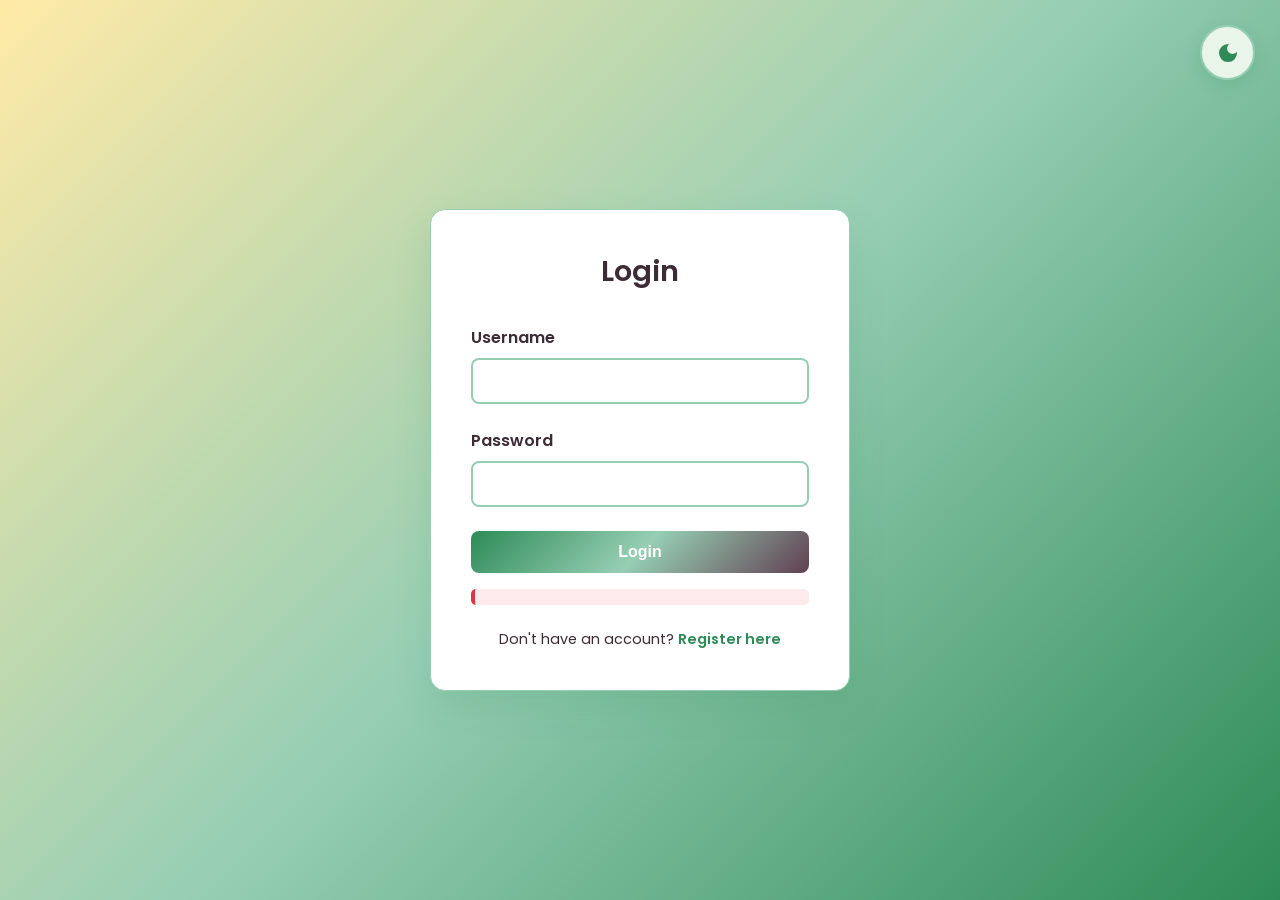
<file: index.html>
<!DOCTYPE html>
<html lang="en">
<head>
    <meta charset="UTF-8">
    <meta name="viewport" content="width=device-width, initial-scale=1.0">
    <title>Login</title>
    <link rel="stylesheet" href="style.css">
</head>
<body id="login-page">
     <button id="theme-switch">
            <svg xmlns="http://www.w3.org/2000/svg" height="24px" viewBox="0 -960 960 960" width="24px" fill="#e3e3e3"><path d="M480-120q-150 0-255-105T120-480q0-150 105-255t255-105q14 0 27.5 1t26.5 3q-41 29-65.5 75.5T444-660q0 90 63 153t153 63q55 0 101-24.5t75-65.5q2 13 3 26.5t1 27.5q0 150-105 255T480-120Z"/></svg>
            <svg xmlns="http://www.w3.org/2000/svg" height="24px" viewBox="0 -960 960 960" width="24px" fill="#e3e3e3"><path d="M480-280q-83 0-141.5-58.5T280-480q0-83 58.5-141.5T480-680q83 0 141.5 58.5T680-480q0 83-58.5 141.5T480-280ZM200-440H40v-80h160v80Zm720 0H760v-80h160v80ZM440-760v-160h80v160h-80Zm0 720v-160h80v160h-80ZM256-650l-101-97 57-59 96 100-52 56Zm492 496-97-101 53-55 101 97-57 59Zm-98-550 97-101 59 57-100 96-56-52ZM154-212l101-97 55 53-97 101-59-57Z"/></svg>
         </button>
    <div class="form-container">
        <h2>Login</h2>
        <form id="login-form">
            <div class="input-group">
                <label for="username">Username</label>
                <input type="text" id="username" name="username" required>
            </div>
            <div class="input-group">
                <label for="password">Password</label>
                <input type="password" id="password" name="password" required>
            </div>
            <button type="submit">Login</button>
            <p id="error-message" class="error"></p>
        </form>
        <p class="redirect-link">Don't have an account? <a href="register.html">Register here</a></p>
    </div>

    <script src="app.js"></script>
</body>
</html>
</file>
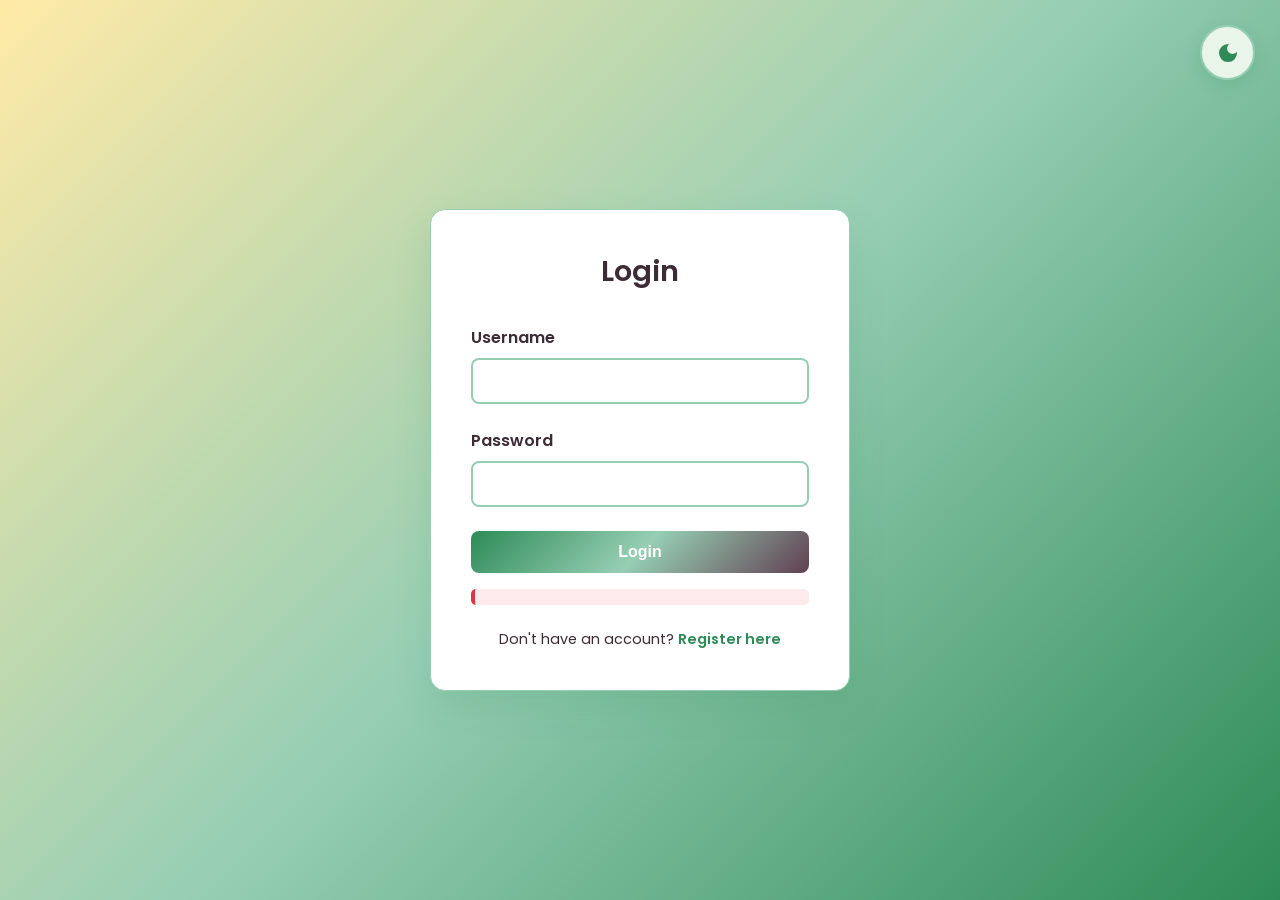
<file: admin.html>
<!DOCTYPE html>
<html lang="en">
<head>
    <meta charset="UTF-8">
    <meta name="viewport" content="width=device-width, initial-scale=1.0">
    <title>Admin Dashboard</title>
    <link rel="stylesheet" href="style.css">
</head>
<body id="admin-page">
    <button id="theme-switch">
            <svg xmlns="http://www.w3.org/2000/svg" height="24px" viewBox="0 -960 960 960" width="24px" fill="#e3e3e3"><path d="M480-120q-150 0-255-105T120-480q0-150 105-255t255-105q14 0 27.5 1t26.5 3q-41 29-65.5 75.5T444-660q0 90 63 153t153 63q55 0 101-24.5t75-65.5q2 13 3 26.5t1 27.5q0 150-105 255T480-120Z"/></svg>
            <svg xmlns="http://www.w3.org/2000/svg" height="24px" viewBox="0 -960 960 960" width="24px" fill="#e3e3e3"><path d="M480-280q-83 0-141.5-58.5T280-480q0-83 58.5-141.5T480-680q83 0 141.5 58.5T680-480q0 83-58.5 141.5T480-280ZM200-440H40v-80h160v80Zm720 0H760v-80h160v80ZM440-760v-160h80v160h-80Zm0 720v-160h80v160h-80ZM256-650l-101-97 57-59 96 100-52 56Zm492 496-97-101 53-55 101 97-57 59Zm-98-550 97-101 59 57-100 96-56-52ZM154-212l101-97 55 53-97 101-59-57Z"/></svg>
         </button>
    <div class="dashboard-container">
        <header>
            <h2>Admin Dashboard</h2>
            <button id="logout-btn">Logout</button>
        </header>
        <main>
            <h3>User Management</h3>
            <table id="user-table">
                <thead>
                    <tr>
                        <th>Username</th>
                        <th>Status</th>
                        <th>Actions</th>
                    </tr>
                </thead>
                <tbody>
                    </tbody>
            </table>
        </main>
    </div>

    <script src="app.js"></script>
</body>
</html>
</file>
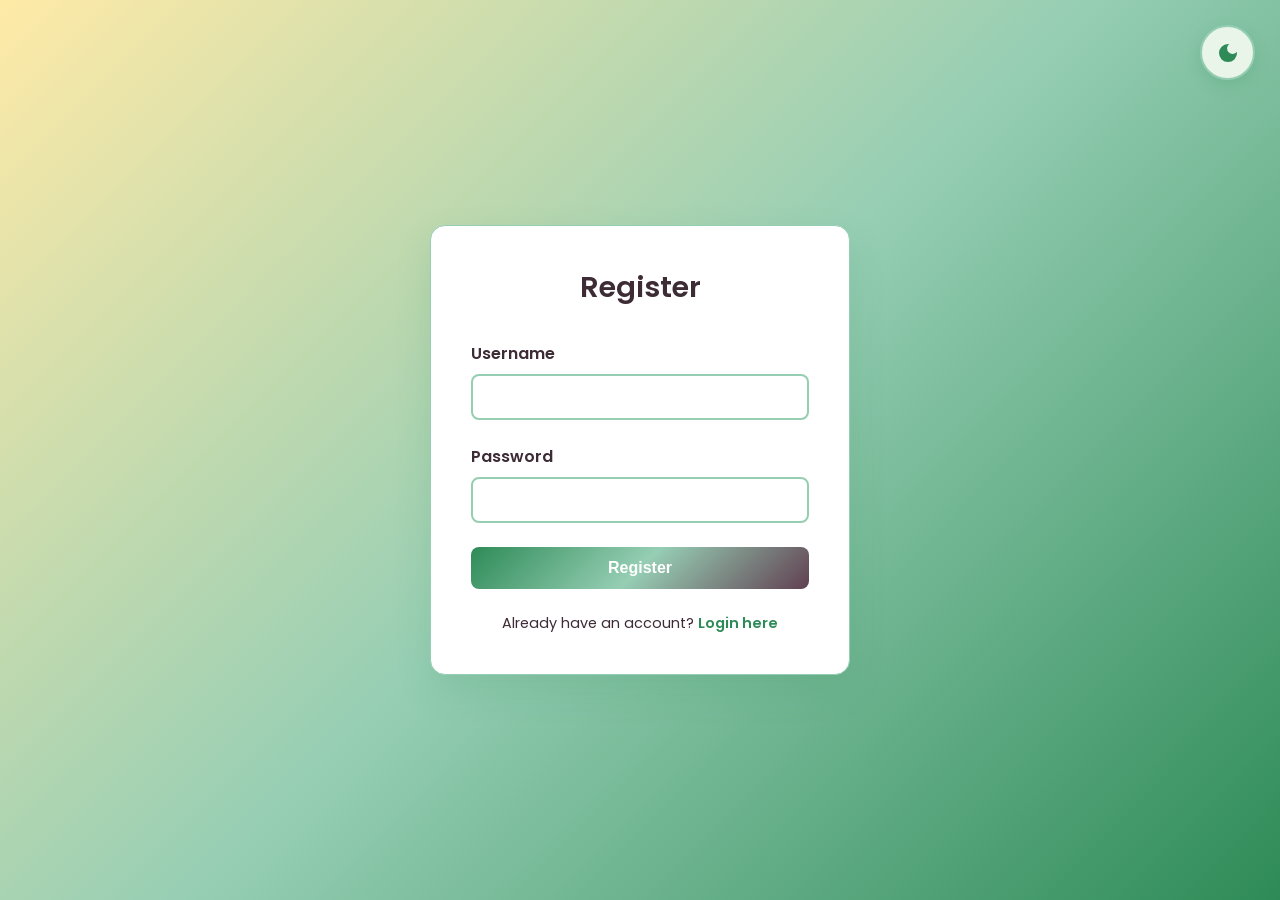
<file: register.html>
<!DOCTYPE html>
<html lang="en">
<head>
    <meta charset="UTF-8">
    <meta name="viewport" content="width=device-width, initial-scale=1.0">
    <title>Register</title>
    <link rel="stylesheet" href="style.css">
</head>
<body id="register-page">
     <button id="theme-switch">
            <svg xmlns="http://www.w3.org/2000/svg" height="24px" viewBox="0 -960 960 960" width="24px" fill="#e3e3e3"><path d="M480-120q-150 0-255-105T120-480q0-150 105-255t255-105q14 0 27.5 1t26.5 3q-41 29-65.5 75.5T444-660q0 90 63 153t153 63q55 0 101-24.5t75-65.5q2 13 3 26.5t1 27.5q0 150-105 255T480-120Z"/></svg>
            <svg xmlns="http://www.w3.org/2000/svg" height="24px" viewBox="0 -960 960 960" width="24px" fill="#e3e3e3"><path d="M480-280q-83 0-141.5-58.5T280-480q0-83 58.5-141.5T480-680q83 0 141.5 58.5T680-480q0 83-58.5 141.5T480-280ZM200-440H40v-80h160v80Zm720 0H760v-80h160v80ZM440-760v-160h80v160h-80Zm0 720v-160h80v160h-80ZM256-650l-101-97 57-59 96 100-52 56Zm492 496-97-101 53-55 101 97-57 59Zm-98-550 97-101 59 57-100 96-56-52ZM154-212l101-97 55 53-97 101-59-57Z"/></svg>
         </button>
    <div class="form-container">
        <h2>Register</h2>
        <form id="register-form">
            <div class="input-group">
                <label for="reg-username">Username</label>
                <input type="text" id="reg-username" name="username" required>
            </div>
            <div class="input-group">
                <label for="reg-password">Password</label>
                <input type="password" id="reg-password" name="password" required>
            </div>
            <button type="submit">Register</button>
            <p id="message" class=""></p>
        </form>
        <p class="redirect-link">Already have an account? <a href="index.html">Login here</a></p>
    </div>

    <script src="app.js"></script>
</body>
</html>
</file>
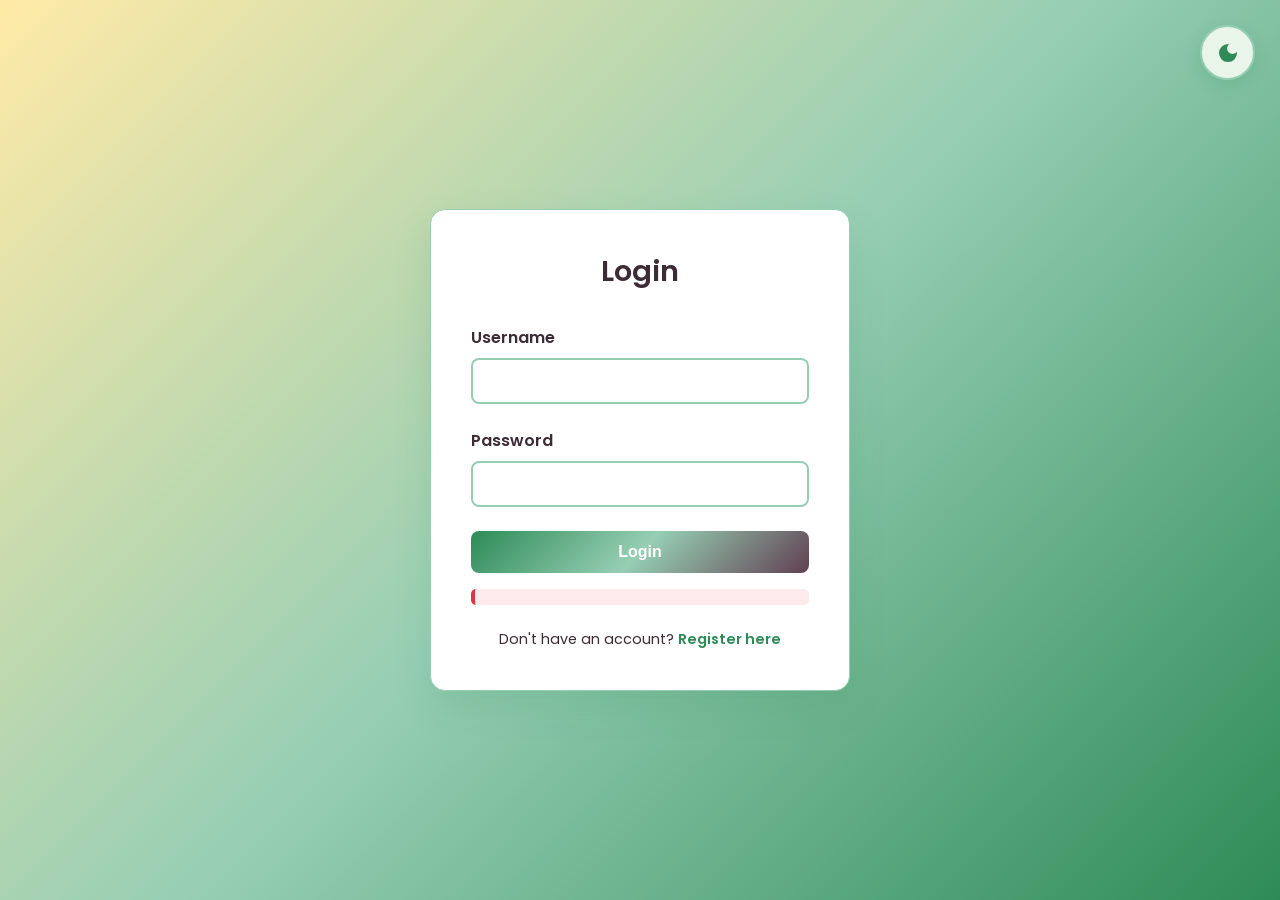
<file: user.html>
<!DOCTYPE html>
<html lang="en">
<head>
    <meta charset="UTF-8">
    <meta name="viewport" content="width=device-width, initial-scale=1.0">
    <title>User Dashboard</title>
    <link rel="stylesheet" href="style.css">
</head>
<body id="user-page">
     <button id="theme-switch">
            <svg xmlns="http://www.w3.org/2000/svg" height="24px" viewBox="0 -960 960 960" width="24px" fill="#e3e3e3"><path d="M480-120q-150 0-255-105T120-480q0-150 105-255t255-105q14 0 27.5 1t26.5 3q-41 29-65.5 75.5T444-660q0 90 63 153t153 63q55 0 101-24.5t75-65.5q2 13 3 26.5t1 27.5q0 150-105 255T480-120Z"/></svg>
            <svg xmlns="http://www.w3.org/2000/svg" height="24px" viewBox="0 -960 960 960" width="24px" fill="#e3e3e3"><path d="M480-280q-83 0-141.5-58.5T280-480q0-83 58.5-141.5T480-680q83 0 141.5 58.5T680-480q0 83-58.5 141.5T480-280ZM200-440H40v-80h160v80Zm720 0H760v-80h160v80ZM440-760v-160h80v160h-80Zm0 720v-160h80v160h-80ZM256-650l-101-97 57-59 96 100-52 56Zm492 496-97-101 53-55 101 97-57 59Zm-98-550 97-101 59 57-100 96-56-52ZM154-212l101-97 55 53-97 101-59-57Z"/></svg>
         </button>
    <div class="dashboard-container">
        <header>
            <h2 id="welcome-message">Welcome!</h2>
            <button id="logout-btn">Logout</button>
        </header>
        <main>
            <h3>My To-Do List</h3>
           
            <!-- Progress Bar Section -->
            <div class="progress-container">
                <div id="progress-bar" class="progress-bar"></div>
            </div>
            <p id="progress-text" class="progress-text">0/0 tasks completed (0%)</p>
            
            <!-- Add Task Form -->
            <form id="task-form">
                <input type="text" id="task-input" placeholder="Add a new task..." required>
                <button type="submit">Add Task</button>
            </form>
            
            <!-- Task List -->
            <ul id="task-list">
                <!-- Tasks will be dynamically added here -->
            </ul>
        </main>
    </div>
    <script src="app.js"></script>
</body>
</html>
</file>
<file: style.css>
@import url('https://fonts.googleapis.com/css2?family=Poppins:wght@300;400;600&display=swap');

/* Seafoam Serenity Palette */
:root {
    --eggplant: #614051;
    --seafoam: #96CEB4;
    --pale-yellow: #FFEAA7;
    --plum: #DDA0DD;
    --sea-green: #2E8B57;
    
    /* Light Mode Colors */
    --primary-color: #2E8B57;        /* Sea Green */
    --secondary-color: #FFEAA7;      /* Pale Yellow */
    --dark-color: #3D2B35;          /* Darker eggplant for text */
    --light-color: #ffffff;         /* Pure white */
    --danger-color: #dc3545;        /* Keep original red for danger */
    --success-color: #2E8B57;       /* Use sea green for success */
    --warning-color: #ffc107;       /* Keep original yellow for warning */
    --accent-color: #96CEB4;        /* Seafoam */
    --base-color: #F0F8F5;          /* Very light seafoam background */
    --base-variant: #E8F5E8;        /* Light green variant */
    --text-color: #3D2B35;          /* Dark eggplant text */
    --secondary-text: #614051;      /* Eggplant secondary */
    --border-color: #96CEB4;        /* Seafoam borders */
    --card-bg: #ffffff;             /* White card background */
    --input-bg: #ffffff;            /* White input background */
}

/* Dark Mode Colors */
.darkmode {
    --primary-color: #96CEB4;        /* Seafoam (brighter in dark) */
    --secondary-color: #1A2B1F;      /* Very dark green background */
    --dark-color: #E8F5E8;          /* Light green for text */
    --light-color: #0D1B11;         /* Very dark forest green */
    --accent-color: #DDA0DD;        /* Plum accent */
    --base-color: #0D1B11;          /* Very dark forest background */
    --base-variant: #1A2B1F;        /* Dark green variant */
    --text-color: #E8F5E8;          /* Light green text */
    --secondary-text: #96CEB4;      /* Seafoam secondary */
    --border-color: #2E8B57;        /* Sea green borders */
    --card-bg: #1A2B1F;             /* Dark green card background */
    --input-bg: #0D1B11;            /* Very dark input background */
}

* {
    margin: 0;
    padding: 0;
    box-sizing: border-box;
}

body {
    font-family: 'Poppins', sans-serif;
    background: var(--base-color);
    color: var(--text-color);
    display: flex;
    justify-content: center;
    align-items: center;
    min-height: 100vh;
    transition: all 0.3s ease;
}

/* Light mode natural gradient background */
body:not(.darkmode) {
    background: linear-gradient(135deg, var(--pale-yellow) 0%, var(--seafoam) 50%, var(--sea-green) 100%);
}

/* Dark mode forest gradient background */
.darkmode {
    background: linear-gradient(135deg, #0D1B11 0%, #1A2B1F 50%, #2B4A3D 100%);
}

/* Form Styling */
.form-container {
    background: var(--card-bg);
    padding: 2.5rem;
    border-radius: 15px;
    box-shadow: 0 15px 35px rgba(46, 139, 87, 0.15);
    border: 1px solid var(--border-color);
    width: 100%;
    max-width: 420px;
    text-align: center;
    transition: all 0.3s ease;
}

.darkmode .form-container {
    box-shadow: 0 15px 35px rgba(0,0,0,0.3);
}

.form-container h2 {
    margin-bottom: 2rem;
    color: var(--text-color);
    font-size: 1.8rem;
    font-weight: 600;
}

.input-group {
    margin-bottom: 1.5rem;
    text-align: left;
}

.input-group label {
    display: block;
    margin-bottom: 0.5rem;
    font-weight: 600;
    color: var(--text-color);
}

.input-group input {
    width: 100%;
    padding: 0.75rem;
    border: 2px solid var(--border-color);
    border-radius: 8px;
    font-size: 1rem;
    background: var(--input-bg);
    color: var(--text-color);
    transition: all 0.3s ease;
}

.input-group input:focus {
    outline: none;
    border-color: var(--primary-color);
    box-shadow: 0 0 0 3px rgba(46, 139, 87, 0.2);
}

button {
    width: 100%;
    padding: 0.75rem;
    border: none;
    border-radius: 8px;
    background: linear-gradient(135deg, var(--primary-color), var(--accent-color));
    color: var(--light-color);
    font-size: 1rem;
    font-weight: 600;
    cursor: pointer;
    transition: all 0.3s ease;
}

button:hover {
    transform: translateY(-2px);
    box-shadow: 0 8px 25px rgba(46, 139, 87, 0.3);
}

.redirect-link {
    margin-top: 1.5rem;
    font-size: 0.9rem;
}

.redirect-link a {
    color: var(--primary-color);
    text-decoration: none;
    font-weight: 600;
}

.redirect-link a:hover {
    text-decoration: underline;
}

.error {
    color: var(--danger-color);
    margin-top: 1rem;
    font-weight: 600;
    padding: 0.5rem;
    background: rgba(220, 53, 69, 0.1);
    border-radius: 5px;
    border-left: 4px solid var(--danger-color);
}

.success {
    color: var(--success-color);
    margin-top: 1rem;
    font-weight: 600;
    padding: 0.5rem;
    background: rgba(46, 139, 87, 0.1);
    border-radius: 5px;
    border-left: 4px solid var(--success-color);
}

/* Dashboard Styling */
.dashboard-container {
    background: var(--card-bg);
    padding: 2.5rem;
    border-radius: 15px;
    box-shadow: 0 15px 35px rgba(46, 139, 87, 0.15);
    border: 1px solid var(--border-color);
    width: 100%;
    max-width: 900px;
    transition: all 0.3s ease;
}

.darkmode .dashboard-container {
    box-shadow: 0 15px 35px rgba(0,0,0,0.3);
}

header {
    display: flex;
    justify-content: space-between;
    align-items: center;
    border-bottom: 2px solid var(--border-color);
    padding-bottom: 1.5rem;
    margin-bottom: 2rem;
}

header h2 {
    color: var(--text-color);
    font-size: 1.8rem;
}

header #logout-btn {
    width: auto;
    padding: 0.6rem 1.2rem;
    background: linear-gradient(135deg, var(--danger-color), #e74c3c);
    font-size: 0.9rem;
}

/* Admin Table */
#user-table {
    width: 100%;
    border-collapse: collapse;
    background: var(--card-bg);
    border-radius: 10px;
    overflow: hidden;
    box-shadow: 0 5px 15px rgba(46, 139, 87, 0.1);
}

#user-table th, #user-table td {
    padding: 1rem;
    text-align: left;
    border-bottom: 1px solid var(--border-color);
    color: var(--text-color);
}

#user-table th {
    background: var(--base-variant);
    font-weight: 600;
    text-transform: uppercase;
    font-size: 0.85rem;
    letter-spacing: 0.5px;
}

#user-table button {
    width: auto;
    padding: 0.4rem 0.8rem;
    margin-right: 8px;
    font-size: 0.8rem;
    border-radius: 6px;
}

.approve-btn { 
    background: linear-gradient(135deg, var(--success-color), #20c997);
}

.block-btn { 
    background: linear-gradient(135deg, var(--warning-color), #fd7e14);
    color: #333;
}

/* User Task List */
#task-form {
    display: flex;
    gap: 15px;
    margin-bottom: 2rem;
    background: var(--base-variant);
    padding: 1.5rem;
    border-radius: 12px;
    border: 1px solid var(--border-color);
}

#task-input {
    flex-grow: 1;
    padding: 0.75rem;
    border: 2px solid var(--border-color);
    border-radius: 8px;
    background: var(--input-bg);
    color: var(--text-color);
    font-size: 1rem;
    transition: all 0.3s ease;
}

#task-input:focus {
    outline: none;
    border-color: var(--primary-color);
    box-shadow: 0 0 0 3px rgba(46, 139, 87, 0.2);
}

#task-input::placeholder {
    color: var(--secondary-text);
}

#task-form button {
    width: auto;
    padding: 0 2rem;
    background: linear-gradient(135deg, var(--primary-color), var(--accent-color));
}

#task-list {
    list-style: none;
    background: var(--card-bg);
    border-radius: 12px;
    overflow: hidden;
    box-shadow: 0 5px 15px rgba(46, 139, 87, 0.1);
    border: 1px solid var(--border-color);
}

#task-list li {
    display: flex;
    justify-content: space-between;
    align-items: center;
    padding: 1.2rem;
    border-bottom: 1px solid var(--border-color);
    transition: all 0.2s ease;
    background: var(--card-bg);
}

#task-list li:hover {
    background: var(--base-variant);
    transform: translateX(5px);
}

#task-list li:last-child {
    border-bottom: none;
}

#task-list li .task-actions button {
    width: auto;
    padding: 0.4rem 0.8rem;
    margin-left: 8px;
    font-size: 0.8rem;
    border-radius: 6px;
}

.edit-btn { 
    background: linear-gradient(135deg, var(--accent-color), var(--plum));
    color: var(--light-color);
}

.delete-btn { 
    background: linear-gradient(135deg, var(--danger-color), #e74c3c);
}

/* Theme Switch Button */
#theme-switch {
    height: 55px;
    width: 55px;
    padding: 0;
    border-radius: 50%;
    background: var(--base-variant);
    border: 2px solid var(--border-color);
    display: flex;
    justify-content: center;
    align-items: center;
    position: absolute;
    top: 25px;
    right: 25px;
    cursor: pointer;
    transition: all 0.3s ease;
    box-shadow: 0 5px 15px rgba(46, 139, 87, 0.2);
}

#theme-switch:hover {
    transform: scale(1.1);
    background: var(--accent-color);
}

#theme-switch svg {
    fill: var(--primary-color);
    transition: all 0.3s ease;
}

#theme-switch:hover svg {
    fill: var(--light-color);
}

#theme-switch svg:last-child {
    display: none;
}

.darkmode #theme-switch svg:first-child {
    display: none;
}

.darkmode #theme-switch svg:last-child {
    display: block;
}

/* Progress Bar */
.progress-container {
    margin: 1.5rem 0;
    background: var(--base-variant);
    border-radius: 10px;
    overflow: hidden;
    height: 8px;
}

.progress-bar {
    height: 100%;
    background: linear-gradient(90deg, var(--primary-color), var(--accent-color));
    width: 0%;
    transition: width 0.3s ease;
}

.progress-text {
    text-align: center;
    margin-top: 0.5rem;
    font-size: 0.9rem;
    color: var(--secondary-text);
}

/* Enhanced styling for task list items */
#task-list li span {
    color: var(--text-color);
    font-weight: 500;
    flex-grow: 1;
}

/* Welcome message styling */
#welcome-message {
    background: linear-gradient(135deg, var(--primary-color), var(--accent-color));
    -webkit-background-clip: text;
    -webkit-text-fill-color: transparent;
    background-clip: text;
}

/* Control buttons styling */
#control button {
    background: linear-gradient(135deg, var(--accent-color), var(--primary-color));
    color: var(--light-color);
    margin-top: 60px; 
    margin-left: 10px;
    font-size: 1.5rem;
    font-weight: bold;
    padding: 12px 24px;
    margin: 8px;
    min-width: 140px;
    border: none;
    border-radius: 12px;
    cursor: pointer;
    transition: all 0.3s ease;
    box-shadow: 0 5px 15px rgba(46, 139, 87, 0.3);
}

#control button:hover {
    transform: translateY(-3px);
    box-shadow: 0 8px 25px rgba(46, 139, 87, 0.4);
}

/* Enhanced table styling */
#user-table {
    border-radius: 12px;
    overflow: hidden;
    border: 1px solid var(--border-color);
}

#user-table th {
    background: var(--base-variant);
    color: var(--text-color);
}

#user-table td {
    background: var(--card-bg);
}

/* Responsive design */
@media (max-width: 768px) {
    .form-container, .dashboard-container {
        margin: 10px;
        padding: 1.5rem;
    }
    
    #theme-switch {
        top: 15px;
        right: 15px;
        height: 45px;
        width: 45px;
    }
    
    #task-form {
        flex-direction: column;
        gap: 10px;
    }
    
    #task-list li {
        flex-direction: column;
        align-items: flex-start;
        gap: 10px;
    }
    
    #task-list li .task-actions {
        align-self: flex-end;
    }
    
    header {
        flex-direction: column;
        gap: 15px;
        text-align: center;
    }
}

/* Smooth transitions for theme switching */
* {
    transition: background-color 0.3s ease, color 0.3s ease, border-color 0.3s ease;
}

/* Additional styling for better visual hierarchy */
main h3 {
    color: var(--text-color);
    margin-bottom: 1.5rem;
    font-size: 1.4rem;
    font-weight: 600;
}

/* Empty state styling */
#task-list:empty::after {
    content: "Add your tasks here";
    display: block;
    text-align: center;
    padding: 2rem;
    color: var(--secondary-text);
    font-style: italic;
    background: var(--base-variant);
    border-radius: 8px;
    margin: 1rem 0;
}

/* Simple hover effects (like Digital Lavender and Mocha) */
.form-container:hover, .dashboard-container:hover {
    box-shadow: 0 20px 40px rgba(46, 139, 87, 0.2);
}

.darkmode .form-container:hover, 
.darkmode .dashboard-container:hover {
    box-shadow: 0 20px 40px rgba(0,0,0,0.5);
}

/* Natural seafoam-themed gradients for buttons */
button:not(.edit-btn):not(.delete-btn):not(.approve-btn):not(.block-btn) {
    background: linear-gradient(135deg, #2E8B57 0%, #96CEB4 50%, #614051 100%);
}

button:not(.edit-btn):not(.delete-btn):not(.approve-btn):not(.block-btn):hover {
    background: linear-gradient(135deg, #369870 0%, #A8D8C8 50%, #6B4859 100%);
}

/* Simple natural touch for theme switch */
#theme-switch::before {
    content: "";
    position: absolute;
    opacity: 0;
    font-size: 1.2rem;
    transition: opacity 0.3s ease;
}

#theme-switch:hover::before {
    opacity: 0.4;
}
</file>
